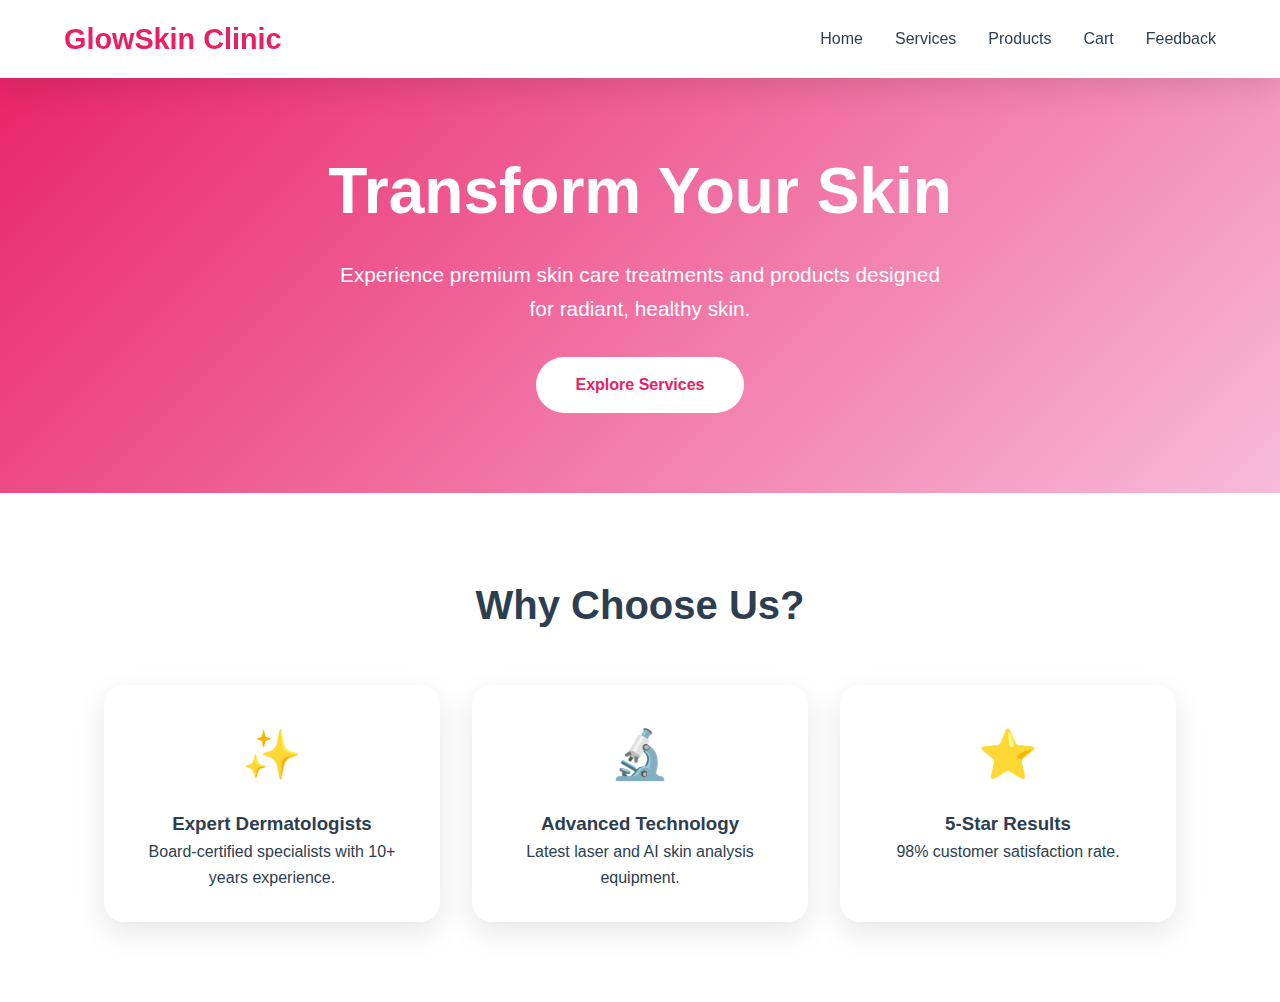
<file: index.html>
<!DOCTYPE html>
<html lang="en">
<head>
    <meta charset="UTF-8">
    <meta name="viewport" content="width=device-width, initial-scale=1.0">
    <title>GlowSkin Clinic - Home</title>
    <style>
        /* INTERNAL CSS - HOME PAGE ONLY */
        * { margin: 0; padding: 0; box-sizing: border-box; }
        :root { --primary: #e91e63; --secondary: #f8bbd9; --dark: #2c3e50; --white: #ffffff; --shadow: 0 10px 30px rgba(0,0,0,0.1); }
        body { font-family: 'Segoe UI', Tahoma, Geneva, Verdana, sans-serif; line-height: 1.6; color: var(--dark); }
        
        nav { background: var(--white); padding: 1rem 5%; position: fixed; width: 100%; top: 0; z-index: 1000; box-shadow: var(--shadow); }
        .nav-container { max-width: 1200px; margin: 0 auto; display: flex; justify-content: space-between; align-items: center; }
        .logo { font-size: 1.8rem; font-weight: bold; color: var(--primary); }
        .nav-links { display: flex; list-style: none; gap: 2rem; }
        .nav-links a { text-decoration: none; color: var(--dark); font-weight: 500; transition: color 0.3s; }
        .nav-links a:hover { color: var(--primary); }
        
        .hero { background: linear-gradient(135deg, var(--primary), var(--secondary)); color: var(--white); padding: 140px 5% 80px; text-align: center; }
        .hero h1 { font-size: clamp(2.5rem, 5vw, 4rem); margin-bottom: 1rem; animation: fadeInUp 1s ease; }
        .hero p { font-size: 1.3rem; margin-bottom: 2rem; max-width: 600px; margin-left: auto; margin-right: auto; animation: fadeInUp 1s 0.2s both; }
        .cta-btn { display: inline-block; background: var(--white); color: var(--primary); padding: 15px 40px; border-radius: 50px; text-decoration: none; font-weight: bold; animation: fadeInUp 1s 0.4s both; transition: all 0.3s; }
        .cta-btn:hover { transform: translateY(-3px); box-shadow: var(--shadow); }
        
        .features { padding: 80px 5%; max-width: 1200px; margin: 0 auto; text-align: center; }
        .features h2 { font-size: 2.5rem; margin-bottom: 3rem; color: var(--dark); }
        .features-grid { display: grid; grid-template-columns: repeat(auto-fit, minmax(300px, 1fr)); gap: 2rem; }
        .feature-card { padding: 2rem; background: var(--white); border-radius: 20px; box-shadow: var(--shadow); transition: transform 0.3s; }
        .feature-card:hover { transform: translateY(-10px); }
        .feature-icon { font-size: 3rem; margin-bottom: 1rem; }
        
        @keyframes fadeInUp { from { opacity: 0; transform: translateY(30px); } to { opacity: 1; transform: translateY(0); } }
        @media (max-width: 768px) { .nav-links { display: none; } /* Mobile styles */ }
    </style>
</head>
<body>
    <nav>
        <div class="nav-container">
            <div class="logo">GlowSkin Clinic</div>
            <ul class="nav-links">
                <li><a href="index.html">Home</a></li>
                <li><a href="services.html">Services</a></li>
                <li><a href="products.html">Products</a></li>
                <li><a href="cart.html">Cart</a></li>
                <li><a href="feedback.html">Feedback</a></li>
            </ul>
        </div>
    </nav>

    <section class="hero">
        <h1>Transform Your Skin</h1>
        <p>Experience premium skin care treatments and products designed for radiant, healthy skin.</p>
        <a href="services.html" class="cta-btn">Explore Services</a>
    </section>

    <section class="features">
        <h2>Why Choose Us?</h2>
        <div class="features-grid">
            <div class="feature-card">
                <div class="feature-icon">✨</div>
                <h3>Expert Dermatologists</h3>
                <p>Board-certified specialists with 10+ years experience.</p>
            </div>
            <div class="feature-card">
                <div class="feature-icon">🔬</div>
                <h3>Advanced Technology</h3>
                <p>Latest laser and AI skin analysis equipment.</p>
            </div>
            <div class="feature-card">
                <div class="feature-icon">⭐</div>
                <h3>5-Star Results</h3>
                <p>98% customer satisfaction rate.</p>
            </div>
        </div>
    </section>
</body>
</html>
</file>
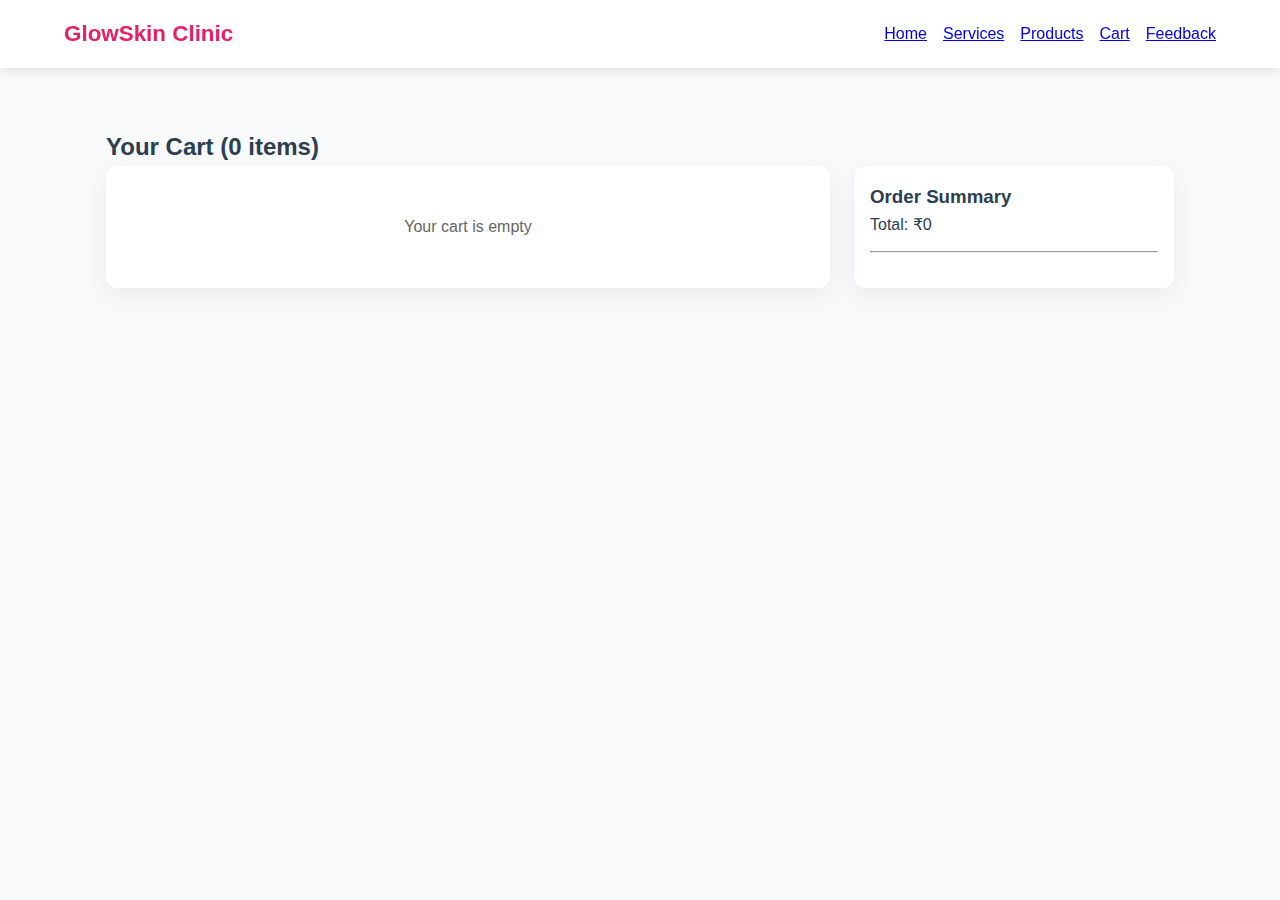
<file: cart.html>
<!DOCTYPE html>
<html lang="en">
<head>
    <meta charset="UTF-8" />
    <meta name="viewport" content="width=device-width, initial-scale=1.0"/>
    <title>Cart - GlowSkin Clinic</title>
    <style>
        *{margin:0;padding:0;box-sizing:border-box}
        body{font-family:'Segoe UI',sans-serif;line-height:1.6;color:#2c3e50;background:#f8f9fa;padding-top:80px}
        nav{background:white;padding:1rem 5%;position:fixed;width:100%;top:0;z-index:1000;box-shadow:0 2px 10px rgba(0,0,0,0.1)}
        .nav-container{max-width:1200px;margin:0 auto;display:flex;justify-content:space-between;align-items:center}
        .logo{font-size:1.4rem;font-weight:bold;color:#e91e63}
        .container{max-width:1100px;margin:2rem auto;padding:1rem}
        .cart-grid{display:grid;grid-template-columns:1fr 320px;gap:1.5rem}
        .cart-list{background:#fff;padding:1rem;border-radius:12px;box-shadow:0 8px 24px rgba(0,0,0,0.06)}
        .cart-summary{background:#fff;padding:1rem;border-radius:12px;box-shadow:0 8px 24px rgba(0,0,0,0.06)}
        .cart-item{display:flex;justify-content:space-between;align-items:center;padding:0.8rem 0;border-bottom:1px solid #f0f0f0}
        .cart-item:last-child{border-bottom:none}
        .cart-item-info{flex:1}
        .cart-item-actions{display:flex;align-items:center;gap:0.5rem}
        button{cursor:pointer}
        .empty-cart{text-align:center;padding:3rem;color:#666;font-size:1.1rem}
        .checkout-form{display:flex;flex-direction:column;gap:0.6rem}
        .checkout-form input, .checkout-form textarea{padding:0.6rem;border:1px solid #e9e9e9;border-radius:8px}
        .checkout-btn{background:#e91e63;color:#fff;padding:0.8rem;border-radius:8px;border:none;font-weight:600}
        @media(max-width:900px){.cart-grid{grid-template-columns:1fr}}
    </style>
</head>
<body>
    <nav>
        <div class="nav-container">
            <div class="logo">GlowSkin Clinic</div>
            <ul class="nav-links" style="list-style:none;display:flex;gap:1rem;">
                <li><a href="index.html">Home</a></li>
                <li><a href="services.html">Services</a></li>
                <li><a href="products.html">Products</a></li>
                <li><a href="cart.html">Cart</a></li>
                <li><a href="feedback.html">Feedback</a></li>
            </ul>
        </div>
    </nav>

    <div class="container" id="cart">
        <h2>Your Cart (<span id="cartCount">0</span> items)</h2>
        <div class="cart-grid">
            <div class="cart-list">
                <div id="cartItems">
                    <!-- Cart items injected by script.js -->
                </div>
            </div>

            <div class="cart-summary">
                <h3>Order Summary</h3>
                <div id="cartTotal" class="cart-total">Subtotal: ₹0.00<br>GST (18%): ₹0.00<br><strong>Total: ₹0.00</strong></div>
                <hr style="margin:0.8rem 0">
                <section id="checkout">
                    <h4>Checkout</h4>
                    <form id="checkoutForm" class="checkout-form">
                        <input type="text" id="customerName" placeholder="Full name" required />
                        <input type="tel" id="phone" placeholder="Phone" required />
                        <textarea id="address" placeholder="Address" rows="3" required></textarea>
                        <button type="submit" class="checkout-btn" id="checkoutBtn">Place Order (Cash on Delivery)</button>
                    </form>
                </section>
            </div>
        </div>
    </div>

    <script src="script.js"></script>
</body>
</html>
</file>
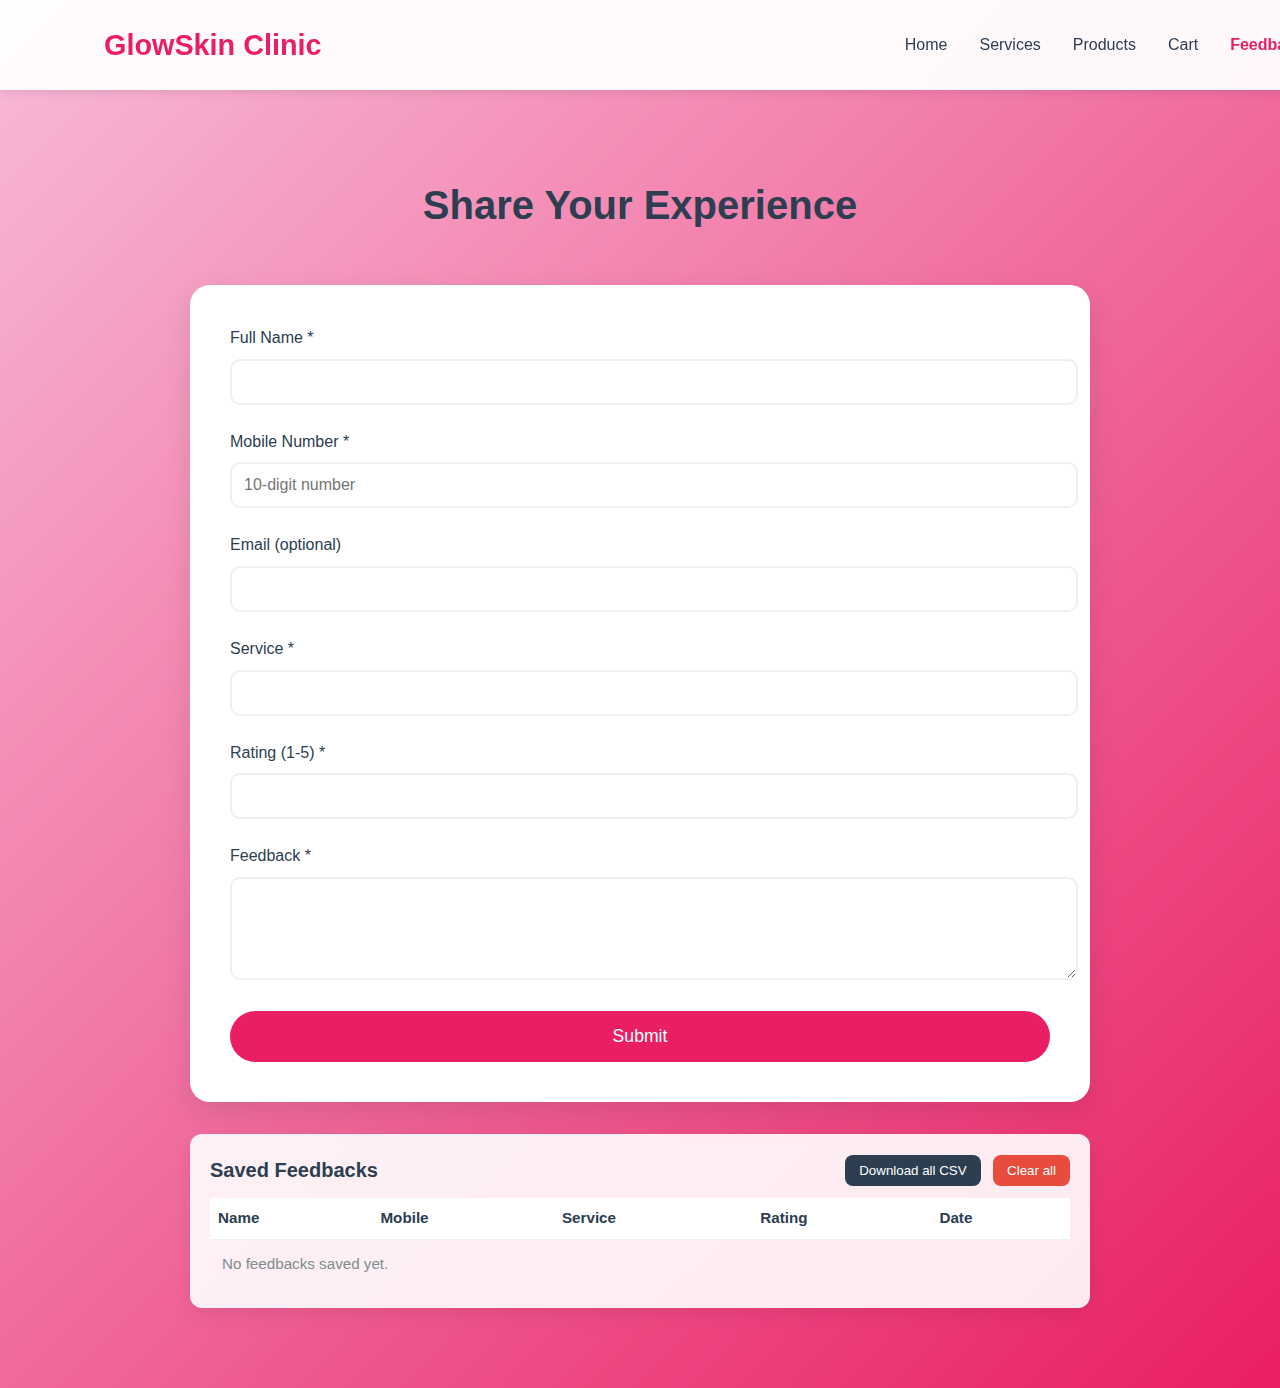
<file: feedback.html>
<!DOCTYPE html>
<html lang="en">
<head>
    <meta charset="UTF-8">
    <meta name="viewport" content="width=device-width, initial-scale=1.0">
    <title>Feedback - GlowSkin Clinic</title>
</head>
<body style="margin:0;padding:0;box-sizing:border-box;font-family:'Segoe UI',sans-serif;line-height:1.6;color:#2c3e50;background:linear-gradient(135deg,#f8bbd9,#e91e63);min-height:100vh;">
    
    <!-- Navigation -->
    <nav style="background:rgba(255,255,255,0.95);backdrop-filter:blur(10px);padding:1rem 5%;position:fixed;width:100%;top:0;z-index:1000;box-shadow:0 2px 10px rgba(0,0,0,0.1);">
        <div style="max-width:1200px;margin:0 auto;display:flex;justify-content:space-between;align-items:center;">
            <div style="font-size:1.8rem;font-weight:bold;color:#e91e63;">GlowSkin Clinic</div>
            <ul style="display:flex;list-style:none;gap:2rem;">
                <li><a href="index.html" style="text-decoration:none;color:#2c3e50;font-weight:500;">Home</a></li>
                <li><a href="services.html" style="text-decoration:none;color:#2c3e50;font-weight:500;">Services</a></li>
                <li><a href="products.html" style="text-decoration:none;color:#2c3e50;font-weight:500;">Products</a></li>
                <li><a href="cart.html" style="text-decoration:none;color:#2c3e50;font-weight:500;">Cart</a></li>
                <li><a href="feedback.html" style="text-decoration:none;color:#e91e63;font-weight:700;">Feedback</a></li>
            </ul>
        </div>
    </nav>

    <!-- Main Content -->
    <section style="padding:140px 5% 80px;max-width:900px;margin:0 auto;">
        <h2 style="text-align:center;font-size:2.5rem;margin-bottom:3rem;color:#2c3e50;">Share Your Experience</h2>
        
        <!-- VALIDATED FEEDBACK FORM -->
        <form id="feedbackForm" style="background:white;padding:2.5rem;border-radius:20px;box-shadow:0 10px 30px rgba(0,0,0,0.1);">
            <div style="margin-bottom:1.5rem;">
                <label style="display:block;margin-bottom:0.5rem;font-weight:500;">Full Name *</label>
                <input type="text" id="fbName" required style="width:100%;padding:12px;border:2px solid #ecf0f1;border-radius:10px;font-size:1rem;">
                <span id="nameError" class="error" style="color:#e74c3c;font-size:0.85rem;margin-top:4px;display:block;"></span>
            </div>
            
            <div style="margin-bottom:1.5rem;">
                <label style="display:block;margin-bottom:0.5rem;font-weight:500;">Mobile Number *</label>
                <input type="tel" id="fbMobile" placeholder="10-digit number" required style="width:100%;padding:12px;border:2px solid #ecf0f1;border-radius:10px;font-size:1rem;">
                <span id="mobileError" class="error" style="color:#e74c3c;font-size:0.85rem;margin-top:4px;display:block;"></span>
            </div>
            
            <div style="margin-bottom:1.5rem;">
                <label style="display:block;margin-bottom:0.5rem;font-weight:500;">Email (optional)</label>
                <input type="email" id="fbEmail" style="width:100%;padding:12px;border:2px solid #ecf0f1;border-radius:10px;font-size:1rem;">
                <span id="emailError" class="error" style="color:#e74c3c;font-size:0.85rem;margin-top:4px;display:block;"></span>
            </div>
            
            <div style="margin-bottom:1.5rem;">
                <label style="display:block;margin-bottom:0.5rem;font-weight:500;">Service *</label>
                <input type="text" id="fbService" required style="width:100%;padding:12px;border:2px solid #ecf0f1;border-radius:10px;font-size:1rem;">
                <span id="serviceError" class="error" style="color:#e74c3c;font-size:0.85rem;margin-top:4px;display:block;"></span>
            </div>
            
            <div style="margin-bottom:1.5rem;">
                <label style="display:block;margin-bottom:0.5rem;font-weight:500;">Rating (1-5) *</label>
                <input type="number" id="fbRating" min="1" max="5" required style="width:100%;padding:12px;border:2px solid #ecf0f1;border-radius:10px;font-size:1rem;">
                <span id="ratingError" class="error" style="color:#e74c3c;font-size:0.85rem;margin-top:4px;display:block;"></span>
            </div>
            
            <div style="margin-bottom:1.5rem;">
                <label style="display:block;margin-bottom:0.5rem;font-weight:500;">Feedback *</label>
                <textarea id="fbFeedback" rows="5" required style="width:100%;padding:12px;border:2px solid #ecf0f1;border-radius:10px;font-family:inherit;resize:vertical;"></textarea>
                <span id="feedbackError" class="error" style="color:#e74c3c;font-size:0.85rem;margin-top:4px;display:block;"></span>
            </div>
            
            <button type="submit" style="background:#e91e63;color:white;border:none;padding:15px 40px;border-radius:50px;font-size:1.1rem;cursor:pointer;display:block;margin:0 auto;width:100%;">Submit</button>
        </form>

        <!-- Saved feedbacks and CSV export -->
        <div id="savedFeedbacks" style="margin-top:2rem;background:rgba(255,255,255,0.9);padding:1.25rem;border-radius:12px;box-shadow:0 6px 20px rgba(0,0,0,0.08);">
            <div style="display:flex;justify-content:space-between;align-items:center;margin-bottom:0.75rem;">
                <h3 style="margin:0;font-size:1.25rem;color:#2c3e50;">Saved Feedbacks</h3>
                <div>
                    <button id="downloadAllBtn" style="background:#2c3e50;color:white;border:none;padding:8px 14px;border-radius:8px;cursor:pointer;margin-right:8px;">Download all CSV</button>
                    <button id="clearAllBtn" style="background:#e74c3c;color:white;border:none;padding:8px 14px;border-radius:8px;cursor:pointer;">Clear all</button>
                </div>
            </div>
            <div style="overflow:auto;max-height:360px;">
                <table id="feedbackTable" style="width:100%;border-collapse:collapse;font-size:0.95rem;">
                    <thead style="position:sticky;top:0;background:#fff;">
                        <tr>
                            <th style="text-align:left;padding:8px;border-bottom:1px solid #ecf0f1;">Name</th>
                            <th style="text-align:left;padding:8px;border-bottom:1px solid #ecf0f1;">Mobile</th>
                            <th style="text-align:left;padding:8px;border-bottom:1px solid #ecf0f1;">Service</th>
                            <th style="text-align:left;padding:8px;border-bottom:1px solid #ecf0f1;">Rating</th>
                            <th style="text-align:left;padding:8px;border-bottom:1px solid #ecf0f1;">Date</th>
                        </tr>
                    </thead>
                    <tbody id="feedbackTbody">
                        <!-- populated by JS -->
                    </tbody>
                </table>
            </div>
        </div>
    </section>

    <!-- COMPLETE VALIDATION + CSV SCRIPT -->
    <script>
        // Helper: render saved feedbacks from localStorage into the table
        function renderFeedbacks() {
            const tbody = document.getElementById('feedbackTbody');
            tbody.innerHTML = '';
            const feedbacks = JSON.parse(localStorage.getItem('skinClinicFeedbacks')) || [];
            if (feedbacks.length === 0) {
                const tr = document.createElement('tr');
                tr.innerHTML = '<td colspan="5" style="padding:12px;color:#7f8c8d;">No feedbacks saved yet.</td>';
                tbody.appendChild(tr);
                return;
            }
            feedbacks.slice().reverse().forEach(fb => { // show latest first
                const tr = document.createElement('tr');
                tr.innerHTML = `
                    <td style="padding:8px;border-bottom:1px solid #f0f0f0;">${escapeHtml(fb.name)}</td>
                    <td style="padding:8px;border-bottom:1px solid #f0f0f0;">${escapeHtml(fb.mobile)}</td>
                    <td style="padding:8px;border-bottom:1px solid #f0f0f0;">${escapeHtml(fb.service)}</td>
                    <td style="padding:8px;border-bottom:1px solid #f0f0f0;">${escapeHtml(String(fb.rating))}</td>
                    <td style="padding:8px;border-bottom:1px solid #f0f0f0;">${escapeHtml(fb.date)}</td>
                `;
                tbody.appendChild(tr);
            });
        }

        // Escape to avoid injecting HTML
        function escapeHtml(str) {
            if (!str && str !== 0) return '';
            return String(str)
                .replaceAll('&', '&amp;')
                .replaceAll('<', '&lt;')
                .replaceAll('>', '&gt;')
                .replaceAll('"', '&quot;')
                .replaceAll("'", '&#39;');
        }

        // Download all saved feedbacks as CSV
        function downloadAllFeedbacksCSV() {
            const feedbacks = JSON.parse(localStorage.getItem('skinClinicFeedbacks')) || [];
            if (feedbacks.length === 0) {
                alert('No feedbacks to download.');
                return;
            }
            const headers = ['Name','Mobile','Email','Service','Rating','Feedback','Date'];
            const rows = feedbacks.map(fb => [
                `"${fb.name.replace(/"/g,'""')}"`,
                fb.mobile,
                fb.email ? `"${fb.email.replace(/"/g,'""')}"` : '',
                `"${fb.service.replace(/"/g,'""')}"`,
                fb.rating,
                `"${fb.feedback.replace(/"/g,'""')}"`,
                `"${fb.date.replace(/"/g,'""')}"`
            ].join(','));
            const csvContent = [headers.join(','), ...rows].join('\n');
            const blob = new Blob([csvContent], { type: 'text/csv;charset=utf-8;' });
            const url = URL.createObjectURL(blob);
            const a = document.createElement('a');
            a.href = url;
            a.download = `GlowSkin_Feedbacks_All_${new Date().toISOString().split('T')[0]}.csv`;
            a.click();
            URL.revokeObjectURL(url);
        }

        // Clear all saved feedbacks
        function clearAllFeedbacks() {
            if (!confirm('Clear all saved feedbacks? This cannot be undone.')) return;
            localStorage.removeItem('skinClinicFeedbacks');
            renderFeedbacks();
        }

        document.getElementById('downloadAllBtn').addEventListener('click', downloadAllFeedbacksCSV);
        document.getElementById('clearAllBtn').addEventListener('click', clearAllFeedbacks);

        document.getElementById('feedbackForm').addEventListener('submit', function(e) {
            e.preventDefault();
            
            // Clear previous errors
            document.querySelectorAll('.error').forEach(span => span.textContent = '');
            let isValid = true;
            
            // Name validation
            const name = document.getElementById('fbName').value.trim();
            if (name.length < 2) {
                document.getElementById('nameError').textContent = 'Name must be at least 2 characters';
                isValid = false;
            }
            
            // Mobile validation (10 digits only)
            const mobile = document.getElementById('fbMobile').value.replace(/\D/g, '');
            if (mobile.length !== 10) {
                document.getElementById('mobileError').textContent = 'Enter valid 10-digit mobile number';
                isValid = false;
            }
            
            // Email validation (optional)
            const email = document.getElementById('fbEmail').value.trim();
            if (email && !/^[^\s@]+@[^\s@]+\.[^\s@]+$/.test(email)) {
                document.getElementById('emailError').textContent = 'Enter valid email address';
                isValid = false;
            }
            
            // Service validation
            const service = document.getElementById('fbService').value.trim();
            if (service.length < 2) {
                document.getElementById('serviceError').textContent = 'Please enter service name';
                isValid = false;
            }
            
            // Rating validation
            const rating = parseInt(document.getElementById('fbRating').value);
            if (isNaN(rating) || rating < 1 || rating > 5) {
                document.getElementById('ratingError').textContent = 'Rating must be between 1-5';
                isValid = false;
            }
            
            // Feedback validation
            const feedback = document.getElementById('fbFeedback').value.trim();
            if (feedback.length < 10) {
                document.getElementById('feedbackError').textContent = 'Feedback must be at least 10 characters';
                isValid = false;
            }
            
            // If all valid, save & update UI
            if (isValid) {
                const feedbackData = {
                    name: name,
                    mobile: mobile,
                    email: email,
                    service: service,
                    rating: rating,
                    feedback: feedback,
                    date: new Date().toLocaleString('en-IN')
                };
                
                // Save to LocalStorage (append)
                let feedbacks = JSON.parse(localStorage.getItem('skinClinicFeedbacks')) || [];
                feedbacks.push(feedbackData);
                localStorage.setItem('skinClinicFeedbacks', JSON.stringify(feedbacks));
                
                // Update displayed list
                renderFeedbacks();
                
                // Optionally download all feedbacks as CSV (appends logically to stored list)
                // You can comment the next line out if you don't want automatic download on submit
                // downloadAllFeedbacksCSV();

                alert('✅ Thank you! Feedback saved. You can download all feedbacks using "Download all CSV".');
                this.reset();
            }
        });

        // Render on load
        window.addEventListener('DOMContentLoaded', renderFeedbacks);
    </script>
</body>
</html>
</file>
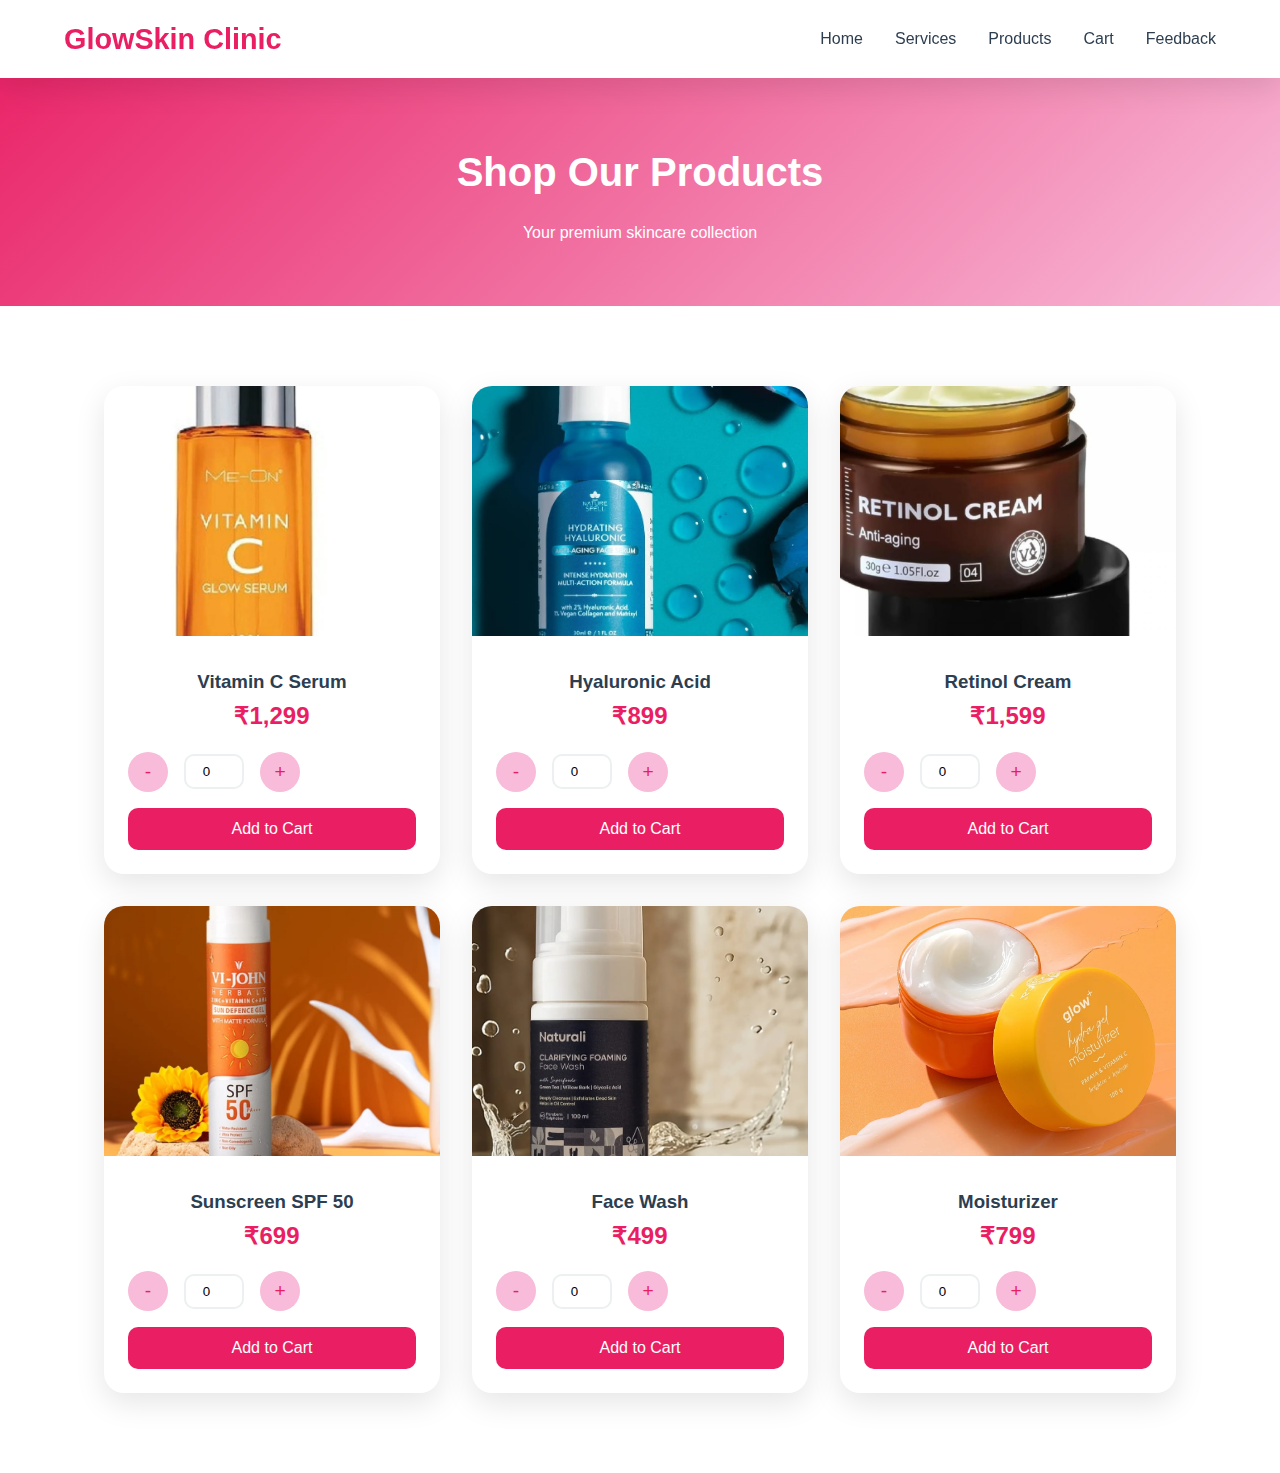
<file: products.html>
<!DOCTYPE html>
<html lang="en">
<head>
    <meta charset="UTF-8">
    <meta name="viewport" content="width=device-width, initial-scale=1.0">
    <title>Products - GlowSkin Clinic</title>
    <link rel="stylesheet" href="external.css">
    <style>
        .quantity-controls{display:flex;align-items:center;gap:1rem;margin-bottom:1rem;}
        .qty-btn{width:40px;height:40px;border:none;background:#f8bbd9;color:#e91e63;border-radius:50%;font-size:1.2rem;cursor:pointer;transition:all .3s;}
        .qty-btn:hover{background:#e91e63;color:#fff;}
        .qty-input{width:60px;text-align:center;border:2px solid #ecf0f1;border-radius:10px;padding:8px;}
        .add-to-cart{width:100%;background:#e91e63;color:#fff;border:none;padding:12px;border-radius:10px;font-size:1rem;cursor:pointer;transition:all .3s;}
        .add-to-cart:hover{background:#c2185b;}
        .added{background:#4caf50!important;}
        .product-price{font-size:1.5rem;font-weight:bold;color:#e91e63;margin-bottom:1rem;}
        .product-image{width:100%;height:250px;object-fit:cover;}
    </style>
</head>
<body>
    <nav>
        <div class="nav-container">
            <div class="logo">GlowSkin Clinic</div>
            <ul class="nav-links">
                <li><a href="index.html">Home</a></li>
                <li><a href="services.html">Services</a></li>
                <li><a href="products.html">Products</a></li>
                <li><a href="cart.html">Cart</a></li>
                <li><a href="feedback.html">Feedback</a></li>
            </ul>
        </div>
    </nav>

    <section class="products-hero">
        <h1>Shop Our Products</h1>
        <p>Your premium skincare collection</p>
    </section>

    <section class="products-section">
        <div class="products-grid" id="productsGrid"></div>
    </section>

    <script>
        const products = [
            {id:1,name:'Vitamin C Serum',price:1299,image:'vitamin c serum pic.jpeg'},
            {id:2,name:'Hyaluronic Acid',price:899,image:'hyaluranic acid pic.jpeg'},
            {id:3,name:'Retinol Cream',price:1599,image:'retinol cream pic.jpeg'},
            {id:4,name:'Sunscreen SPF 50',price:699,image:'sunscreen spf 50 pic.jpeg'},
            {id:5,name:'Face Wash',price:499,image:'face wash pic.jpeg'},
            {id:6,name:'Moisturizer',price:799,image:'moisturiser pic.jpeg'}
        ];

        document.addEventListener('DOMContentLoaded',function(){
            const grid=document.getElementById('productsGrid');
            grid.innerHTML=products.map(p=>`
                <div class="product-card">
                    <img src="${p.image}" alt="${p.name}" class="product-image" 
                         onerror="this.src='https://via.placeholder.com/400x300/e91e63/ffffff?text=${encodeURIComponent(p.name)}'">
                    <div class="product-info">
                        <h3>${p.name}</h3>
                        <div class="product-price">₹${p.price.toLocaleString()}</div>
                        <div class="quantity-controls">
                            <button class="qty-btn" onclick="changeQty(${p.id},-1)">-</button>
                            <input type="number" class="qty-input" id="qty-${p.id}" value="0" min="0" onchange="updateQty(${p.id},this.value)">
                            <button class="qty-btn" onclick="changeQty(${p.id},1)">+</button>
                        </div>
                        <button class="add-to-cart" onclick="addToCart(${p.id})">Add to Cart</button>
                    </div>
                </div>
            `).join('');
        });

        function changeQty(id,delta){
            const input=document.getElementById(`qty-${id}`);
            let qty=parseInt(input.value)+delta;
            input.value=Math.max(0,qty);
        }
        function updateQty(id,qty){
            document.getElementById(`qty-${id}`).value=Math.max(0,parseInt(qty)||0);
        }
        function addToCart(id){
            const product=products.find(p=>p.id===id);
            const qtyInput=document.getElementById(`qty-${id}`);
            const qty=parseInt(qtyInput.value);
            if(qty>0&&product){
                let cart=JSON.parse(localStorage.getItem('skinClinicCart'))||[];
                const existing=cart.find(item=>item.id===id);
                if(existing)existing.quantity+=qty;
                else cart.push({...product,quantity:qty});
                localStorage.setItem('skinClinicCart',JSON.stringify(cart));
                const btn=event.target;
                const original=btn.textContent;
                btn.textContent='Added! ✓';
                btn.classList.add('added');
                setTimeout(()=>{btn.textContent=original;btn.classList.remove('added')},1500);
                qtyInput.value=0;
            }else alert('Please select quantity!');
        }
    </script>
</body>
</html>
</file>
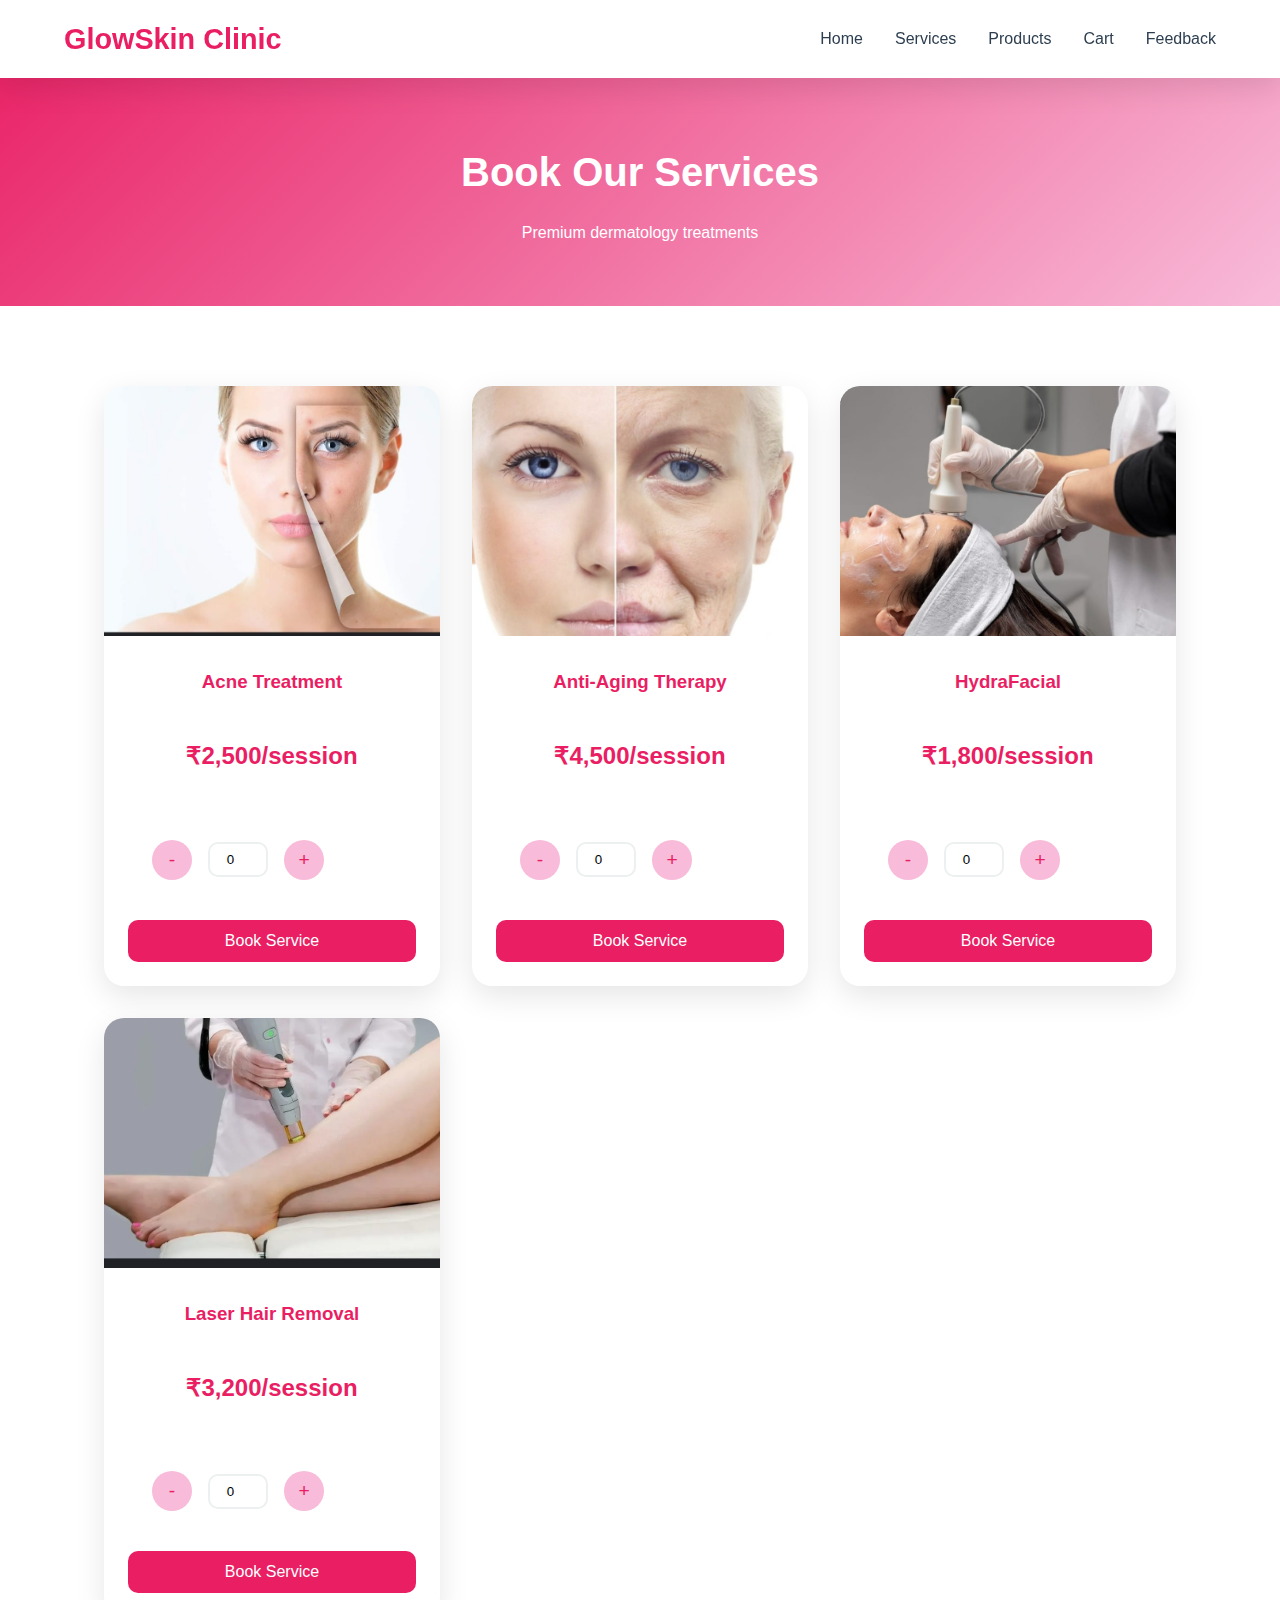
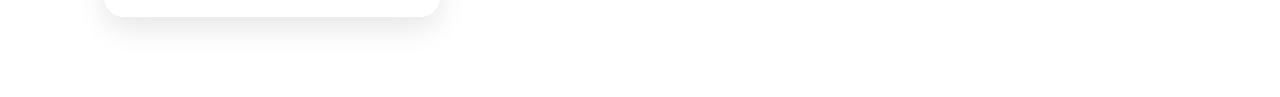
<file: services.html>
<!DOCTYPE html>
<html lang="en">
<head>
    <meta charset="UTF-8">
    <meta name="viewport" content="width=device-width, initial-scale=1.0">
    <title>Services - GlowSkin Clinic</title>
    <link rel="stylesheet" href="external.css">
    <style>
        .service-quantity{display:flex;align-items:center;gap:1rem;margin-bottom:1rem;}
        .service-qty-btn{width:40px;height:40px;border:none;background:#f8bbd9;color:#e91e63;border-radius:50%;font-size:1.2rem;cursor:pointer;transition:all .3s;}
        .service-qty-btn:hover{background:#e91e63;color:#fff;}
        .service-qty-input{width:60px;text-align:center;border:2px solid #ecf0f1;border-radius:10px;padding:8px;}
        .book-service{width:100%;background:#e91e63;color:#fff;border:none;padding:12px;border-radius:10px;font-size:1rem;cursor:pointer;transition:all .3s;}
        .book-service:hover{background:#c2185b;}
        .booked{background:#4caf50!important;}
        .service-price{font-size:1.5rem;font-weight:bold;color:#e91e63;margin-bottom:1rem;}
        .service-image{width:100%;height:250px;object-fit:cover;}
    </style>
</head>
<body>
    <nav>
        <div class="nav-container">
            <div class="logo">GlowSkin Clinic</div>
            <ul class="nav-links">
                <li><a href="index.html">Home</a></li>
                <li><a href="services.html">Services</a></li>
                <li><a href="products.html">Products</a></li>
                <li><a href="cart.html">Cart</a></li>
                <li><a href="feedback.html">Feedback</a></li>
            </ul>
        </div>
    </nav>

    <section class="services-hero">
        <h1>Book Our Services</h1>
        <p>Premium dermatology treatments</p>
    </section>

    <section class="services-section">
        <div class="services-grid" id="servicesGrid"></div>
    </section>

    <script>
        const services=[
            {id:1,name:'Acne Treatment',price:2500,image:'acne treatment pic.jpeg'},
            {id:2,name:'Anti-Aging Therapy',price:4500,image:'anti aging pic.jpeg'},
            {id:3,name:'HydraFacial',price:1800,image:'hydra facial pic.jpeg'},
            {id:4,name:'Laser Hair Removal',price:3200,image:'laser hair removal.jpeg'}
        ];

        document.addEventListener('DOMContentLoaded',function(){
            const grid=document.getElementById('servicesGrid');
            grid.innerHTML=services.map(s=>`
                <div class="service-card">
                    <img src="${s.image}" alt="${s.name}" class="service-image" 
                         onerror="this.src='https://via.placeholder.com/400x300/e91e63/ffffff?text=${encodeURIComponent(s.name)}'">
                    <div>
                        <h3>${s.name}</h3>
                        <div class="service-price">₹${s.price.toLocaleString()}/session</div>
                        <div class="service-quantity">
                            <button class="service-qty-btn" onclick="changeServiceQty(${s.id},-1)">-</button>
                            <input type="number" class="service-qty-input" id="service-qty-${s.id}" value="0" min="0" onchange="updateServiceQty(${s.id},this.value)">
                            <button class="service-qty-btn" onclick="changeServiceQty(${s.id},1)">+</button>
                        </div>
                        <button class="book-service" onclick="bookService(${s.id})">Book Service</button>
                    </div>
                </div>
            `).join('');
        });

        function changeServiceQty(id,delta){
            const input=document.getElementById(`service-qty-${id}`);
            let qty=parseInt(input.value)+delta;
            input.value=Math.max(0,qty);
        }
        function updateServiceQty(id,qty){
            document.getElementById(`service-qty-${id}`).value=Math.max(0,parseInt(qty)||0);
        }
        function bookService(id){
            const service=services.find(s=>s.id===id);
            const qtyInput=document.getElementById(`service-qty-${id}`);
            const qty=parseInt(qtyInput.value);
            if(qty>0&&service){
                let cart=JSON.parse(localStorage.getItem('skinClinicServices'))||[];
                const existing=cart.find(item=>item.id===id);
                if(existing)existing.quantity+=qty;
                else cart.push({...service,quantity:qty});
                localStorage.setItem('skinClinicServices',JSON.stringify(cart));
                const btn=event.target;
                const original=btn.textContent;
                btn.textContent='Booked! ✓';
                btn.classList.add('booked');
                setTimeout(()=>{btn.textContent=original;btn.classList.remove('booked')},1500);
                qtyInput.value=0;
                alert(`${qty} sessions booked!`);
            }else alert('Please select sessions!');
        }
    </script>
</body>
</html>
</file>
<file: external.css>
/* EXTERNAL CSS - Services & Products Pages */
* { margin: 0; padding: 0; box-sizing: border-box; }
:root { --primary: #e91e63; --secondary: #f8bbd9; --dark: #2c3e50; --light: #ecf0f1; --white: #ffffff; --shadow: 0 10px 30px rgba(0,0,0,0.1); }
body { font-family: 'Segoe UI', Tahoma, Geneva, Verdana, sans-serif; line-height: 1.6; color: var(--dark); }

nav { background: var(--white); padding: 1rem 5%; position: fixed; width: 100%; top: 0; z-index: 1000; box-shadow: var(--shadow); }
.nav-container { max-width: 1200px; margin: 0 auto; display: flex; justify-content: space-between; align-items: center; }
.logo { font-size: 1.8rem; font-weight: bold; color: var(--primary); }
.nav-links { display: flex; list-style: none; gap: 2rem; }
.nav-links a { text-decoration: none; color: var(--dark); font-weight: 500; transition: color 0.3s; }
.nav-links a:hover { color: var(--primary); }

.services-hero, .products-hero { background: linear-gradient(135deg, var(--primary), var(--secondary)); color: var(--white); padding: 140px 5% 60px; text-align: center; }
.services-hero h1, .products-hero h1 { font-size: 2.5rem; margin-bottom: 1rem; }

.services-section, .products-section { padding: 80px 5%; max-width: 1200px; margin: 0 auto; }
.services-grid, .products-grid { display: grid; grid-template-columns: repeat(auto-fit, minmax(300px, 1fr)); gap: 2rem; }

.service-card, .product-card { background: var(--white); border-radius: 20px; overflow: hidden; box-shadow: var(--shadow); transition: all 0.3s; cursor: pointer; }
.service-card:hover, .product-card:hover { transform: translateY(-10px); }
.service-image, .product-image { width: 100%; height: 250px; object-fit: cover; }

.service-card div, .product-info { padding: 1.5rem; text-align: center; }
.service-card h3 { color: var(--primary); margin-bottom: 1rem; }

@media (max-width: 768px) { .nav-links { display: none; } }
</file>
